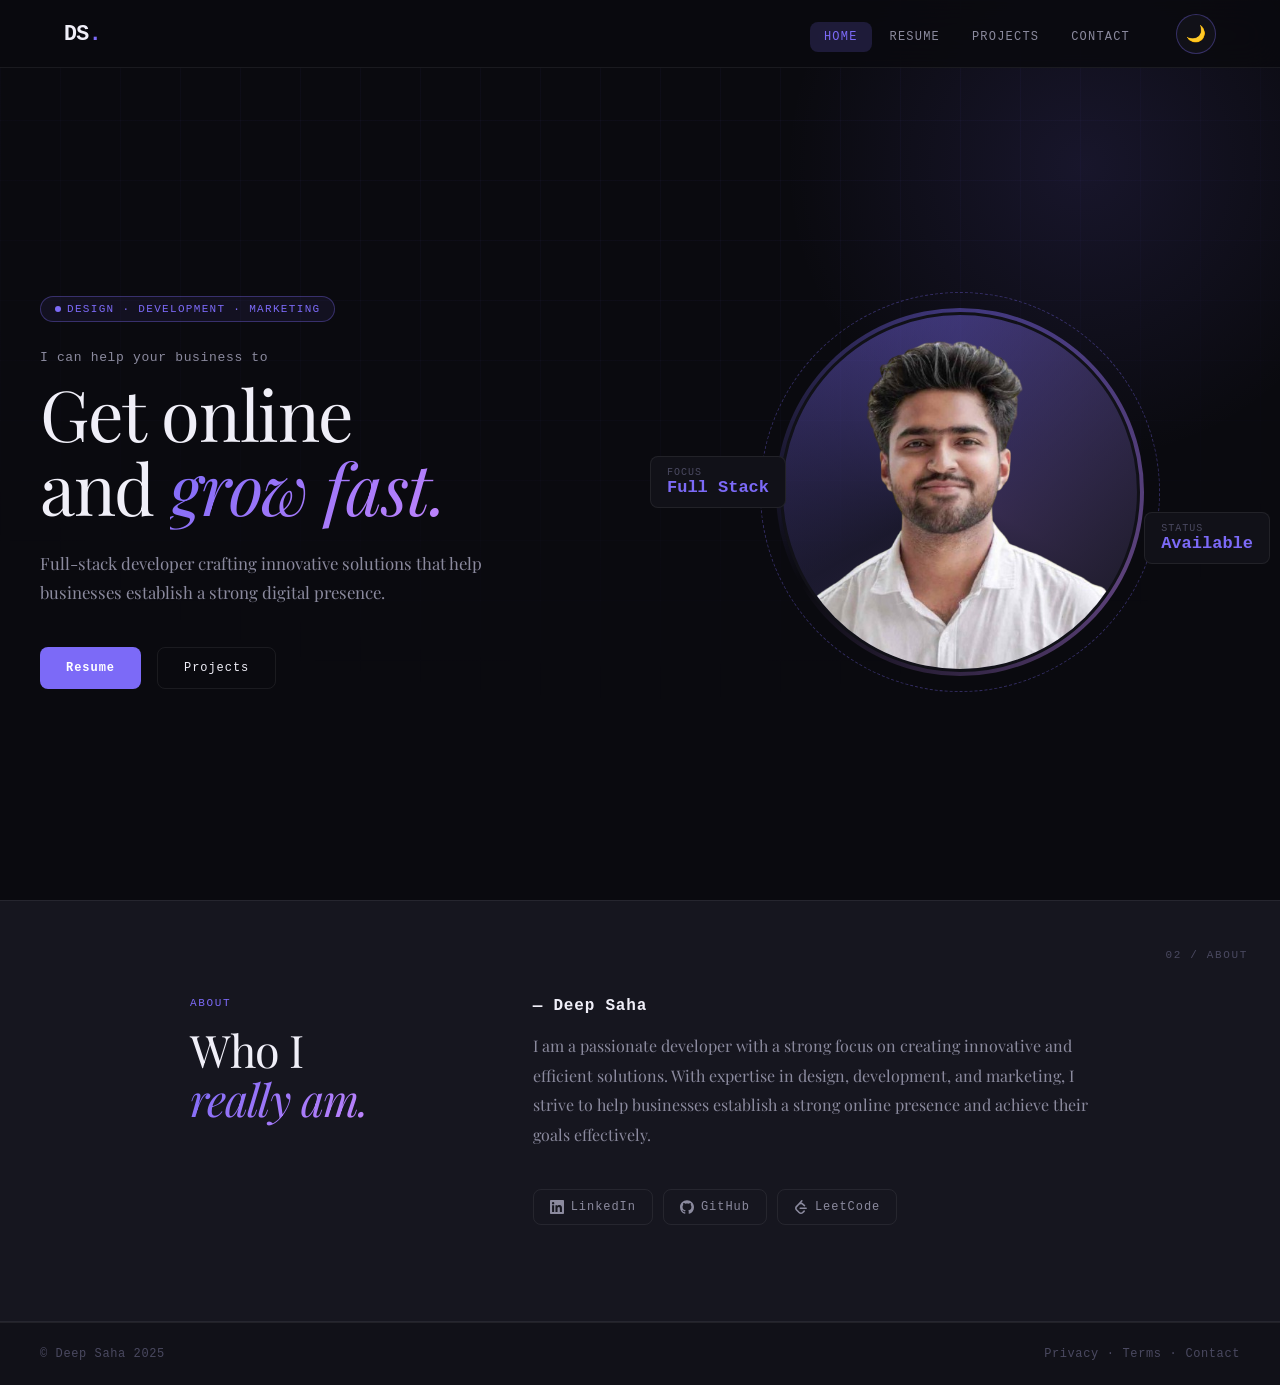
<file: index.html>
<!DOCTYPE html>
<html lang="en">
<head>
  <meta charset="UTF-8" />
  <meta name="viewport" content="width=device-width, initial-scale=1.0"/>
  <title>Deep Saha — Portfolio</title>
  <link rel="stylesheet" href="css/style.css" />
</head>
<body id="pf-root">

  <!-- NAV -->
  <nav class="navbar" id="navbar">
    <div class="nav-inner">
      <a class="nav-brand" href="index.html">DS<span class="brand-dot">.</span></a>
      <button class="nav-toggle" id="navToggle" aria-label="Toggle menu">
        <span></span><span></span><span></span>
      </button>
      <ul class="nav-links" id="navLinks">
        <li><a href="index.html" class="active">Home</a></li>
        <li><a href="resume.html">Resume</a></li>
        <li><a href="projects.html">Projects</a></li>
        <li><a href="contact.html">Contact</a></li>
      </ul>
      <button class="theme-toggle" id="themeToggle" aria-label="Toggle theme">
        <span class="icon-moon">🌙</span>
        <span class="icon-sun">☀️</span>
      </button>
    </div>
  </nav>

  <!-- HERO -->
  <section class="hero">
    <div class="hero-grid">
      <!-- Left content -->
      <div class="hero-content">
        <div class="badge reveal">Design · Development · Marketing</div>
        <p class="eyebrow reveal">I can help your business to</p>
        <h1 class="hero-title reveal">
          Get online<br>and <em>grow fast.</em>
        </h1>
        <p class="hero-sub reveal">
          Full-stack developer crafting innovative solutions that help businesses establish a strong digital presence.
        </p>
        <div class="hero-btns reveal">
          <a href="resume.html" class="btn-primary">Resume</a>
          <a href="projects.html" class="btn-outline">Projects</a>
        </div>
      </div>

      <!-- Right — profile -->
      <div class="profile-frame reveal">
        <div class="profile-ring">
          <div class="profile-img-wrap">
            <img src="images/profile2.png" alt="Deep Saha" onerror="this.style.display='none'; this.parentElement.style.background='linear-gradient(135deg,#7c6af7,#c084fc)'"/>
          </div>
        </div>
        <div class="stat-card stat-left">
          <div class="stat-label">Focus</div>
          <div class="stat-val">Full Stack</div>
        </div>
        <div class="stat-card stat-right">
          <div class="stat-label">Status</div>
          <div class="stat-val">Available</div>
        </div>
      </div>
    </div>
  </section>

  <!-- ABOUT -->
  <section class="about">
    <div class="about-inner">
      <div class="about-left reveal">
        <p class="section-label">About</p>
        <h2 class="about-heading">Who I<br><em>really am.</em></h2>
      </div>
      <div class="about-right reveal">
        <p class="about-name">— Deep Saha</p>
        <p class="about-text">
          I am a passionate developer with a strong focus on creating innovative and efficient solutions. With expertise in design, development, and marketing, I strive to help businesses establish a strong online presence and achieve their goals effectively.
        </p>
        <div class="social-links">
          <a class="social-link" href="https://www.linkedin.com/in/deep-saha-07575b284/" target="_blank">
            <svg viewBox="0 0 24 24"><path d="M20.447 20.452h-3.554v-5.569c0-1.328-.027-3.037-1.852-3.037-1.853 0-2.136 1.445-2.136 2.939v5.667H9.351V9h3.414v1.561h.046c.477-.9 1.637-1.85 3.37-1.85 3.601 0 4.267 2.37 4.267 5.455v6.286zM5.337 7.433a2.062 2.062 0 0 1-2.063-2.065 2.064 2.064 0 1 1 2.063 2.065zm1.782 13.019H3.555V9h3.564v11.452zM22.225 0H1.771C.792 0 0 .774 0 1.729v20.542C0 23.227.792 24 1.771 24h20.451C23.2 24 24 23.227 24 22.271V1.729C24 .774 23.2 0 22.222 0h.003z"/></svg>
            LinkedIn
          </a>
          <a class="social-link" href="https://github.com/Deep-Saha1925" target="_blank">
            <svg viewBox="0 0 24 24"><path d="M12 .297c-6.63 0-12 5.373-12 12 0 5.303 3.438 9.8 8.205 11.385.6.113.82-.258.82-.577 0-.285-.01-1.04-.015-2.04-3.338.724-4.042-1.61-4.042-1.61C4.422 18.07 3.633 17.7 3.633 17.7c-1.087-.744.084-.729.084-.729 1.205.084 1.838 1.236 1.838 1.236 1.07 1.835 2.809 1.305 3.495.998.108-.776.417-1.305.76-1.605-2.665-.3-5.466-1.332-5.466-5.93 0-1.31.465-2.38 1.235-3.22-.135-.303-.54-1.523.105-3.176 0 0 1.005-.322 3.3 1.23.96-.267 1.98-.399 3-.405 1.02.006 2.04.138 3 .405 2.28-1.552 3.285-1.23 3.285-1.23.645 1.653.24 2.873.12 3.176.765.84 1.23 1.91 1.23 3.22 0 4.61-2.805 5.625-5.475 5.92.42.36.81 1.096.81 2.22 0 1.606-.015 2.896-.015 3.286 0 .315.21.69.825.57C20.565 22.092 24 17.592 24 12.297c0-6.627-5.373-12-12-12"/></svg>
            GitHub
          </a>
          <a class="social-link" href="https://leetcode.com/u/Deep_Saha1925/" target="_blank">
            <svg viewBox="0 0 24 24"><path d="M13.483 0a1.374 1.374 0 0 0-.961.438L7.116 6.226l-3.854 4.126a5.266 5.266 0 0 0-1.209 2.104 5.35 5.35 0 0 0-.125.513 5.527 5.527 0 0 0 .062 2.362 5.83 5.83 0 0 0 .349 1.017 5.938 5.938 0 0 0 1.271 1.818l4.277 4.193.039.038c2.248 2.165 5.852 2.133 8.063-.074l2.396-2.392c.54-.54.54-1.414.003-1.955a1.378 1.378 0 0 0-1.951-.003l-2.396 2.392a3.021 3.021 0 0 1-4.205.038l-.02-.019-4.276-4.193c-.652-.64-.972-1.469-.948-2.263a2.68 2.68 0 0 1 .066-.523 2.545 2.545 0 0 1 .619-1.164L9.13 8.114c1.058-1.134 3.204-1.27 4.43-.278l3.501 2.831c.593.48 1.461.387 1.94-.207a1.384 1.384 0 0 0-.207-1.943l-3.5-2.831c-.8-.647-1.766-1.045-2.774-1.202l2.015-2.158A1.384 1.384 0 0 0 13.483 0zm-2.866 12.815a1.38 1.38 0 0 0-1.38 1.382 1.38 1.38 0 0 0 1.38 1.382H20.79a1.38 1.38 0 0 0 1.38-1.382 1.38 1.38 0 0 0-1.38-1.382z"/></svg>
            LeetCode
          </a>
        </div>
      </div>
    </div>
  </section>

  <!-- FOOTER -->
  <footer class="footer">
    <div class="footer-inner">
      <span>© Deep Saha 2025</span>
      <div class="footer-links">
        <a href="#">Privacy</a>
        <span>·</span>
        <a href="#">Terms</a>
        <span>·</span>
        <a href="contact.html">Contact</a>
      </div>
    </div>
  </footer>

  <script src="js/main.js"></script>
</body>
</html>
</file>
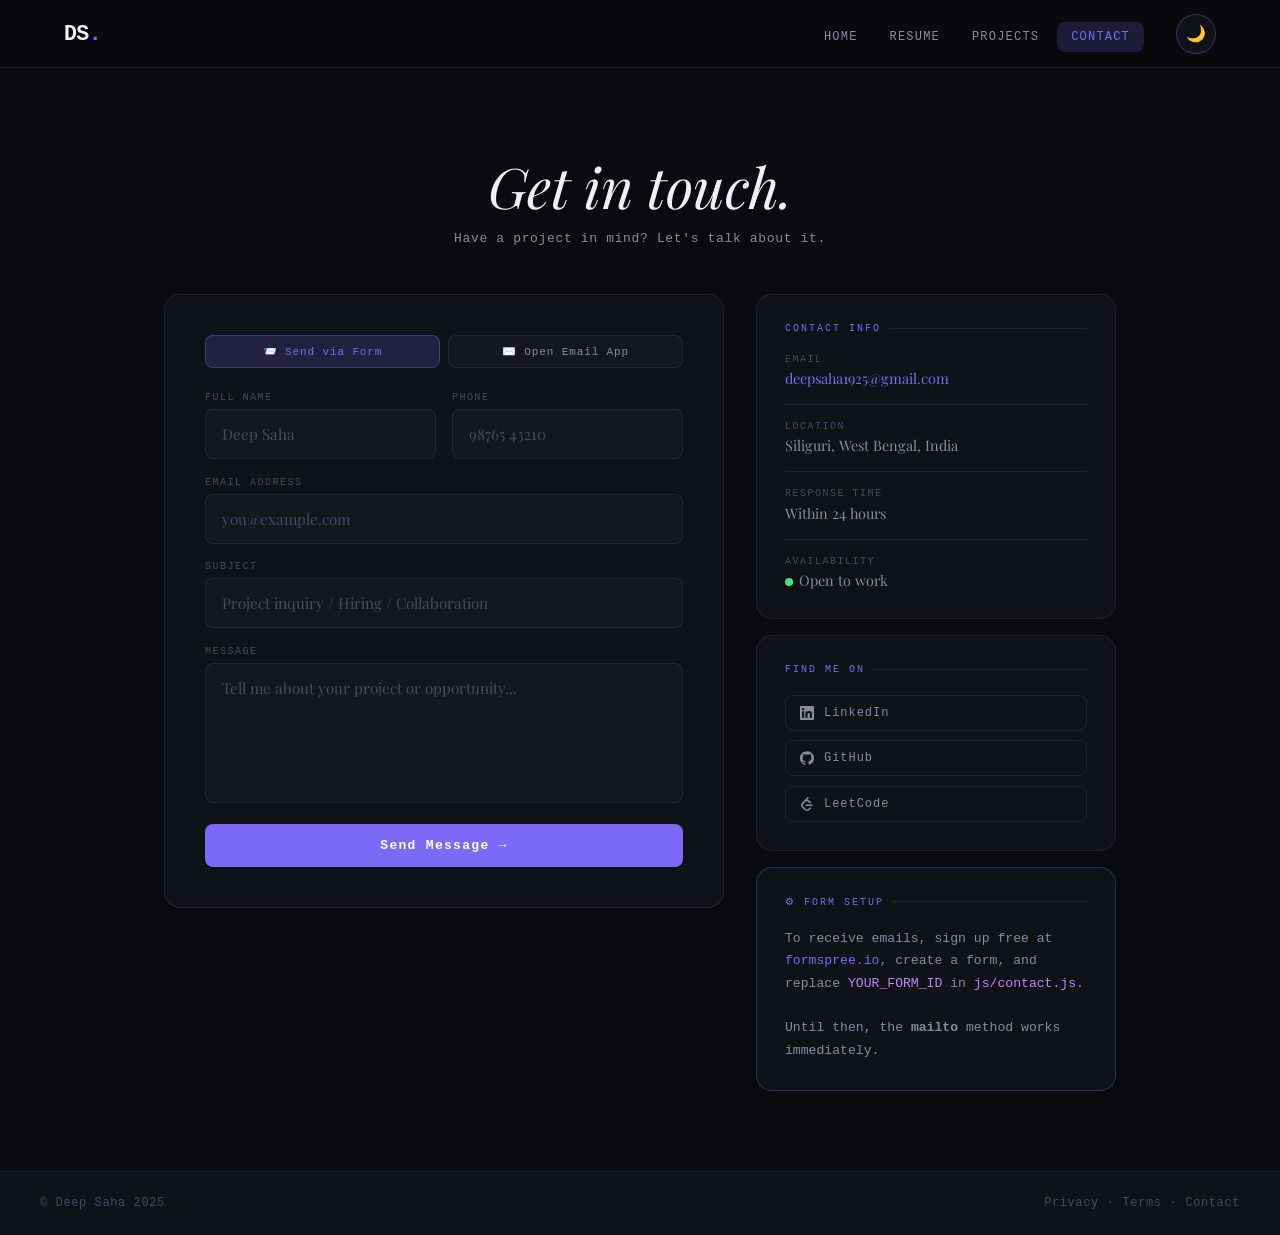
<file: contact.html>
<!DOCTYPE html>
<html lang="en">
<head>
  <meta charset="UTF-8" />
  <meta name="viewport" content="width=device-width, initial-scale=1.0"/>
  <title>Contact — Deep Saha</title>
  <link rel="stylesheet" href="css/style.css" />
  <style>
    /* ── CONTACT PAGE EXTRAS ── */
    .ct-layout {
      display: grid;
      grid-template-columns: 1fr 360px;
      gap: 2rem;
      align-items: start;
    }

    /* Left — form card */
    .ct-form-side {}

    /* Right — info panel */
    .ct-info-side {
      display: flex;
      flex-direction: column;
      gap: 1rem;
    }

    .ct-info-card {
      background: var(--bg-card);
      border: 1px solid var(--border);
      border-radius: var(--radius);
      padding: 1.75rem;
    }

    .ct-info-card-title {
      font-family: var(--font-mono);
      font-size: 10px;
      letter-spacing: 0.2em;
      text-transform: uppercase;
      color: var(--accent);
      margin-bottom: 1.25rem;
      display: flex;
      align-items: center;
      gap: 0.5rem;
    }
    .ct-info-card-title::after {
      content: '';
      flex: 1;
      height: 1px;
      background: var(--border);
    }

    .ct-detail-row {
      display: flex;
      flex-direction: column;
      gap: 0.2rem;
      margin-bottom: 1rem;
      padding-bottom: 1rem;
      border-bottom: 1px solid var(--border);
    }
    .ct-detail-row:last-child {
      margin-bottom: 0;
      padding-bottom: 0;
      border-bottom: none;
    }
    .ct-detail-label {
      font-family: var(--font-mono);
      font-size: 10px;
      letter-spacing: 0.15em;
      text-transform: uppercase;
      color: var(--text-dim);
    }
    .ct-detail-value {
      font-size: 0.9rem;
      color: var(--text-muted);
    }
    .ct-detail-value a {
      color: var(--accent);
      transition: opacity 0.2s;
    }
    .ct-detail-value a:hover { opacity: 0.75; }

    .available-dot {
      display: inline-block;
      width: 8px; height: 8px;
      border-radius: 50%;
      background: #4ade80;
      margin-right: 6px;
      animation: availPulse 2s ease-in-out infinite;
    }
    @keyframes availPulse {
      0%,100% { box-shadow: 0 0 0 0 rgba(74,222,128,0.4); }
      50%      { box-shadow: 0 0 0 5px rgba(74,222,128,0); }
    }

    /* Social links inside info card */
    .ct-social-row {
      display: flex;
      flex-direction: column;
      gap: 0.6rem;
    }
    .ct-social-btn {
      display: flex;
      align-items: center;
      gap: 10px;
      padding: 10px 14px;
      border: 1px solid var(--border);
      border-radius: var(--radius-sm);
      color: var(--text-muted);
      font-family: var(--font-mono);
      font-size: 12px;
      letter-spacing: 0.08em;
      text-decoration: none;
      transition: border-color 0.2s, color 0.2s, background 0.2s, transform 0.2s;
    }
    .ct-social-btn:hover {
      border-color: var(--border-acc);
      color: var(--accent);
      background: var(--accent-glow);
      transform: translateX(3px);
    }
    .ct-social-btn svg {
      width: 14px; height: 14px;
      fill: currentColor;
      flex-shrink: 0;
    }
    .ct-social-btn .arrow {
      margin-left: auto;
      opacity: 0;
      transition: opacity 0.2s, transform 0.2s;
    }
    .ct-social-btn:hover .arrow {
      opacity: 1;
      transform: translateX(3px);
    }

    /* Form field labels */
    .ct-field {
      margin-bottom: 1.1rem;
    }
    .ct-label {
      display: block;
      font-family: var(--font-mono);
      font-size: 10px;
      letter-spacing: 0.15em;
      text-transform: uppercase;
      color: var(--text-dim);
      margin-bottom: 6px;
    }
    .ct-input { margin-bottom: 0; }

    /* Two-col row for name + email */
    .ct-row-2 {
      display: grid;
      grid-template-columns: 1fr 1fr;
      gap: 1rem;
      margin-bottom: 1.1rem;
    }
    .ct-row-2 .ct-field { margin-bottom: 0; }

    /* Method selector */
    .ct-method-group {
      display: flex;
      gap: 0.5rem;
      margin-bottom: 1.5rem;
    }
    .ct-method-btn {
      flex: 1;
      padding: 9px 12px;
      background: var(--bg-subtle);
      border: 1px solid var(--border);
      border-radius: var(--radius-sm);
      color: var(--text-muted);
      font-family: var(--font-mono);
      font-size: 11px;
      letter-spacing: 0.08em;
      cursor: pointer;
      text-align: center;
      transition: all 0.2s;
    }
    .ct-method-btn.active,
    .ct-method-btn:hover {
      border-color: var(--border-acc);
      color: var(--accent);
      background: var(--accent-glow);
    }

    /* Success state */
    .ct-success-screen {
      display: none;
      text-align: center;
      padding: 2.5rem 1rem;
      flex-direction: column;
      align-items: center;
      gap: 1rem;
    }
    .ct-success-screen.show { display: flex; }

    .ct-success-icon {
      width: 60px; height: 60px;
      border-radius: 50%;
      background: rgba(74,222,128,0.12);
      border: 1px solid rgba(74,222,128,0.3);
      display: flex; align-items: center; justify-content: center;
      font-size: 1.5rem;
      animation: popIn 0.4s cubic-bezier(0.34,1.56,0.64,1) both;
    }
    @keyframes popIn {
      from { transform: scale(0); opacity: 0; }
      to   { transform: scale(1); opacity: 1; }
    }
    .ct-success-title {
      font-family: var(--font-serif);
      font-size: 1.4rem;
      font-style: italic;
      color: var(--text);
    }
    .ct-success-sub {
      font-family: var(--font-mono);
      font-size: 12px;
      letter-spacing: 0.05em;
      color: var(--text-muted);
    }
    .ct-send-again {
      font-family: var(--font-mono);
      font-size: 11px;
      letter-spacing: 0.1em;
      color: var(--accent);
      background: none;
      border: none;
      cursor: pointer;
      text-decoration: underline;
      margin-top: 0.5rem;
    }

    /* Error shake */
    @keyframes shake {
      0%,100% { transform: translateX(0); }
      20%,60%  { transform: translateX(-6px); }
      40%,80%  { transform: translateX(6px); }
    }
    .shake { animation: shake 0.4s ease; }

    /* Responsive */
    @media (max-width: 860px) {
      .ct-layout {
        grid-template-columns: 1fr;
      }
      .ct-info-side {
        flex-direction: row;
        flex-wrap: wrap;
      }
      .ct-info-card { flex: 1 1 260px; }
    }
    @media (max-width: 560px) {
      .ct-row-2 { grid-template-columns: 1fr; }
      .ct-info-side { flex-direction: column; }
    }
  </style>
</head>
<body id="pf-root">

  <nav class="navbar" id="navbar">
    <div class="nav-inner">
      <a class="nav-brand" href="index.html">DS<span class="brand-dot">.</span></a>
      <button class="nav-toggle" id="navToggle" aria-label="Toggle menu">
        <span></span><span></span><span></span>
      </button>
      <ul class="nav-links" id="navLinks">
        <li><a href="index.html">Home</a></li>
        <li><a href="resume.html">Resume</a></li>
        <li><a href="projects.html">Projects</a></li>
        <li><a href="contact.html" class="active">Contact</a></li>
      </ul>
      <button class="theme-toggle" id="themeToggle" aria-label="Toggle theme">
        <span class="icon-moon">🌙</span>
        <span class="icon-sun">☀️</span>
      </button>
    </div>
  </nav>

  <main class="ct-wrap" style="max-width:1000px;">

    <!-- Header -->
    <div class="ct-header reveal">
      <h1 class="ct-title">Get in touch.</h1>
      <p class="ct-sub">Have a project in mind? Let's talk about it.</p>
    </div>

    <!-- Two-column layout -->
    <div class="ct-layout">

      <!-- LEFT: Form -->
      <div class="ct-form-side reveal">
        <div class="ct-card">

          <!-- Method toggle -->
          <div class="ct-method-group" id="methodGroup">
            <button class="ct-method-btn active" data-method="formspree">📨 Send via Form</button>
            <button class="ct-method-btn" data-method="mailto">✉️ Open Email App</button>
          </div>

          <!-- Form itself -->
          <form id="contactForm" novalidate>
            <div class="ct-row-2">
              <div class="ct-field">
                <label class="ct-label" for="name">Full Name</label>
                <input class="ct-input" id="name" type="text" placeholder="Deep Saha" required />
              </div>
              <div class="ct-field">
                <label class="ct-label" for="phone">Phone</label>
                <input class="ct-input" id="phone" type="tel" placeholder="98765 43210" required />
              </div>
            </div>

            <div class="ct-field">
              <label class="ct-label" for="email">Email Address</label>
              <input class="ct-input" id="email" type="email" placeholder="you@example.com" required />
            </div>

            <div class="ct-field">
              <label class="ct-label" for="subject">Subject</label>
              <input class="ct-input" id="subject" type="text" placeholder="Project inquiry / Hiring / Collaboration" />
            </div>

            <div class="ct-field">
              <label class="ct-label" for="message">Message</label>
              <textarea class="ct-input ct-textarea" id="message" placeholder="Tell me about your project or opportunity..." required></textarea>
            </div>

            <button class="btn-primary ct-btn" id="submitBtn" type="submit">
              <span id="btnText">Send Message →</span>
            </button>

            <div class="ct-msg ct-error" id="errorMsg"></div>
          </form>

          <!-- Success screen (replaces form) -->
          <div class="ct-success-screen" id="successScreen">
            <div class="ct-success-icon">✓</div>
            <div class="ct-success-title">Message sent!</div>
            <p class="ct-success-sub">Thanks for reaching out. I'll get back to you within 24 hours.</p>
            <button class="ct-send-again" id="sendAgainBtn">Send another message</button>
          </div>

        </div>
      </div>

      <!-- RIGHT: Info -->
      <div class="ct-info-side">

        <!-- Contact details -->
        <div class="ct-info-card reveal">
          <div class="ct-info-card-title">Contact Info</div>

          <div class="ct-detail-row">
            <span class="ct-detail-label">Email</span>
            <span class="ct-detail-value">
              <a href="mailto:deepsaha1925@gmail.com">deepsaha1925@gmail.com</a>
            </span>
          </div>

          <div class="ct-detail-row">
            <span class="ct-detail-label">Location</span>
            <span class="ct-detail-value">Siliguri, West Bengal, India</span>
          </div>

          <div class="ct-detail-row">
            <span class="ct-detail-label">Response Time</span>
            <span class="ct-detail-value">Within 24 hours</span>
          </div>

          <div class="ct-detail-row">
            <span class="ct-detail-label">Availability</span>
            <span class="ct-detail-value">
              <span class="available-dot"></span>Open to work
            </span>
          </div>
        </div>

        <!-- Social links -->
        <div class="ct-info-card reveal">
          <div class="ct-info-card-title">Find me on</div>
          <div class="ct-social-row">
            <a class="ct-social-btn" href="https://www.linkedin.com/in/deep-saha-07575b284/" target="_blank">
              <svg viewBox="0 0 24 24"><path d="M20.447 20.452h-3.554v-5.569c0-1.328-.027-3.037-1.852-3.037-1.853 0-2.136 1.445-2.136 2.939v5.667H9.351V9h3.414v1.561h.046c.477-.9 1.637-1.85 3.37-1.85 3.601 0 4.267 2.37 4.267 5.455v6.286zM5.337 7.433a2.062 2.062 0 0 1-2.063-2.065 2.064 2.064 0 1 1 2.063 2.065zm1.782 13.019H3.555V9h3.564v11.452zM22.225 0H1.771C.792 0 0 .774 0 1.729v20.542C0 23.227.792 24 1.771 24h20.451C23.2 24 24 23.227 24 22.271V1.729C24 .774 23.2 0 22.222 0h.003z"/></svg>
              LinkedIn
              <span class="arrow">→</span>
            </a>
            <a class="ct-social-btn" href="https://github.com/Deep-Saha1925" target="_blank">
              <svg viewBox="0 0 24 24"><path d="M12 .297c-6.63 0-12 5.373-12 12 0 5.303 3.438 9.8 8.205 11.385.6.113.82-.258.82-.577 0-.285-.01-1.04-.015-2.04-3.338.724-4.042-1.61-4.042-1.61C4.422 18.07 3.633 17.7 3.633 17.7c-1.087-.744.084-.729.084-.729 1.205.084 1.838 1.236 1.838 1.236 1.07 1.835 2.809 1.305 3.495.998.108-.776.417-1.305.76-1.605-2.665-.3-5.466-1.332-5.466-5.93 0-1.31.465-2.38 1.235-3.22-.135-.303-.54-1.523.105-3.176 0 0 1.005-.322 3.3 1.23.96-.267 1.98-.399 3-.405 1.02.006 2.04.138 3 .405 2.28-1.552 3.285-1.23 3.285-1.23.645 1.653.24 2.873.12 3.176.765.84 1.23 1.91 1.23 3.22 0 4.61-2.805 5.625-5.475 5.92.42.36.81 1.096.81 2.22 0 1.606-.015 2.896-.015 3.286 0 .315.21.69.825.57C20.565 22.092 24 17.592 24 12.297c0-6.627-5.373-12-12-12"/></svg>
              GitHub
              <span class="arrow">→</span>
            </a>
            <a class="ct-social-btn" href="https://leetcode.com/u/Deep_Saha1925/" target="_blank">
              <svg viewBox="0 0 24 24"><path d="M13.483 0a1.374 1.374 0 0 0-.961.438L7.116 6.226l-3.854 4.126a5.266 5.266 0 0 0-1.209 2.104 5.35 5.35 0 0 0-.125.513 5.527 5.527 0 0 0 .062 2.362 5.83 5.83 0 0 0 .349 1.017 5.938 5.938 0 0 0 1.271 1.818l4.277 4.193.039.038c2.248 2.165 5.852 2.133 8.063-.074l2.396-2.392c.54-.54.54-1.414.003-1.955a1.378 1.378 0 0 0-1.951-.003l-2.396 2.392a3.021 3.021 0 0 1-4.205.038l-.02-.019-4.276-4.193c-.652-.64-.972-1.469-.948-2.263a2.68 2.68 0 0 1 .066-.523 2.545 2.545 0 0 1 .619-1.164L9.13 8.114c1.058-1.134 3.204-1.27 4.43-.278l3.501 2.831c.593.48 1.461.387 1.94-.207a1.384 1.384 0 0 0-.207-1.943l-3.5-2.831c-.8-.647-1.766-1.045-2.774-1.202l2.015-2.158A1.384 1.384 0 0 0 13.483 0zm-2.866 12.815a1.38 1.38 0 0 0-1.38 1.382 1.38 1.38 0 0 0 1.38 1.382H20.79a1.38 1.38 0 0 0 1.38-1.382 1.38 1.38 0 0 0-1.38-1.382z"/></svg>
              LeetCode
              <span class="arrow">→</span>
            </a>
          </div>
        </div>

        <!-- Formspree setup note (shown only in dev; hidden via JS once configured) -->
        <div class="ct-info-card reveal" id="setupNote" style="border-color: rgba(124,106,247,0.3);">
          <div class="ct-info-card-title">⚙ Form Setup</div>
          <p style="font-size:0.82rem; color:var(--text-muted); line-height:1.7; font-family:var(--font-mono);">
            To receive emails, sign up free at
            <a href="https://formspree.io" target="_blank" style="color:var(--accent);">formspree.io</a>,
            create a form, and replace <code style="color:var(--accent-2)">YOUR_FORM_ID</code>
            in <code style="color:var(--accent-2)">js/contact.js</code>.<br><br>
            Until then, the <strong>mailto</strong> method works immediately.
          </p>
        </div>

      </div>
    </div>
  </main>

  <footer class="footer">
    <div class="footer-inner">
      <span>© Deep Saha 2025</span>
      <div class="footer-links">
        <a href="#">Privacy</a><span>·</span>
        <a href="#">Terms</a><span>·</span>
        <a href="contact.html">Contact</a>
      </div>
    </div>
  </footer>

  <script src="js/main.js"></script>
  <script src="js/contact.js"></script>
</body>
</html>
</file>
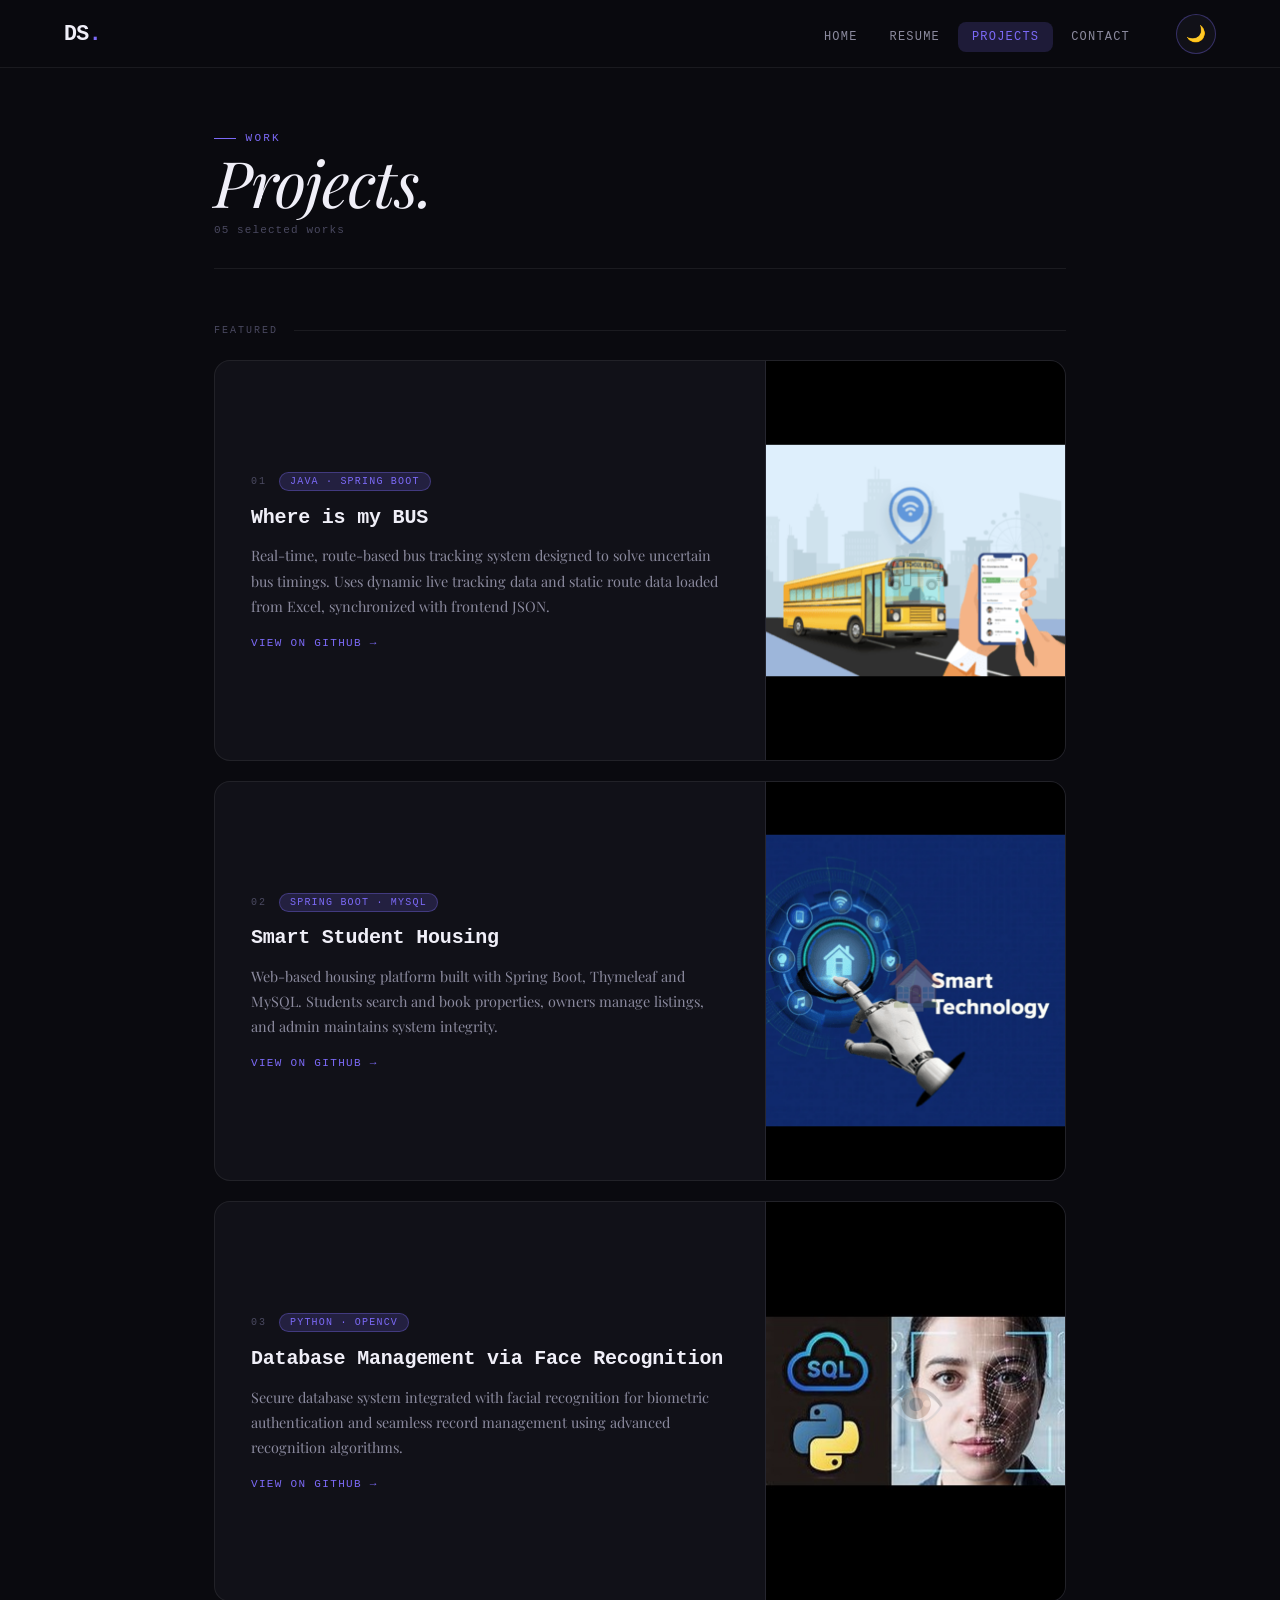
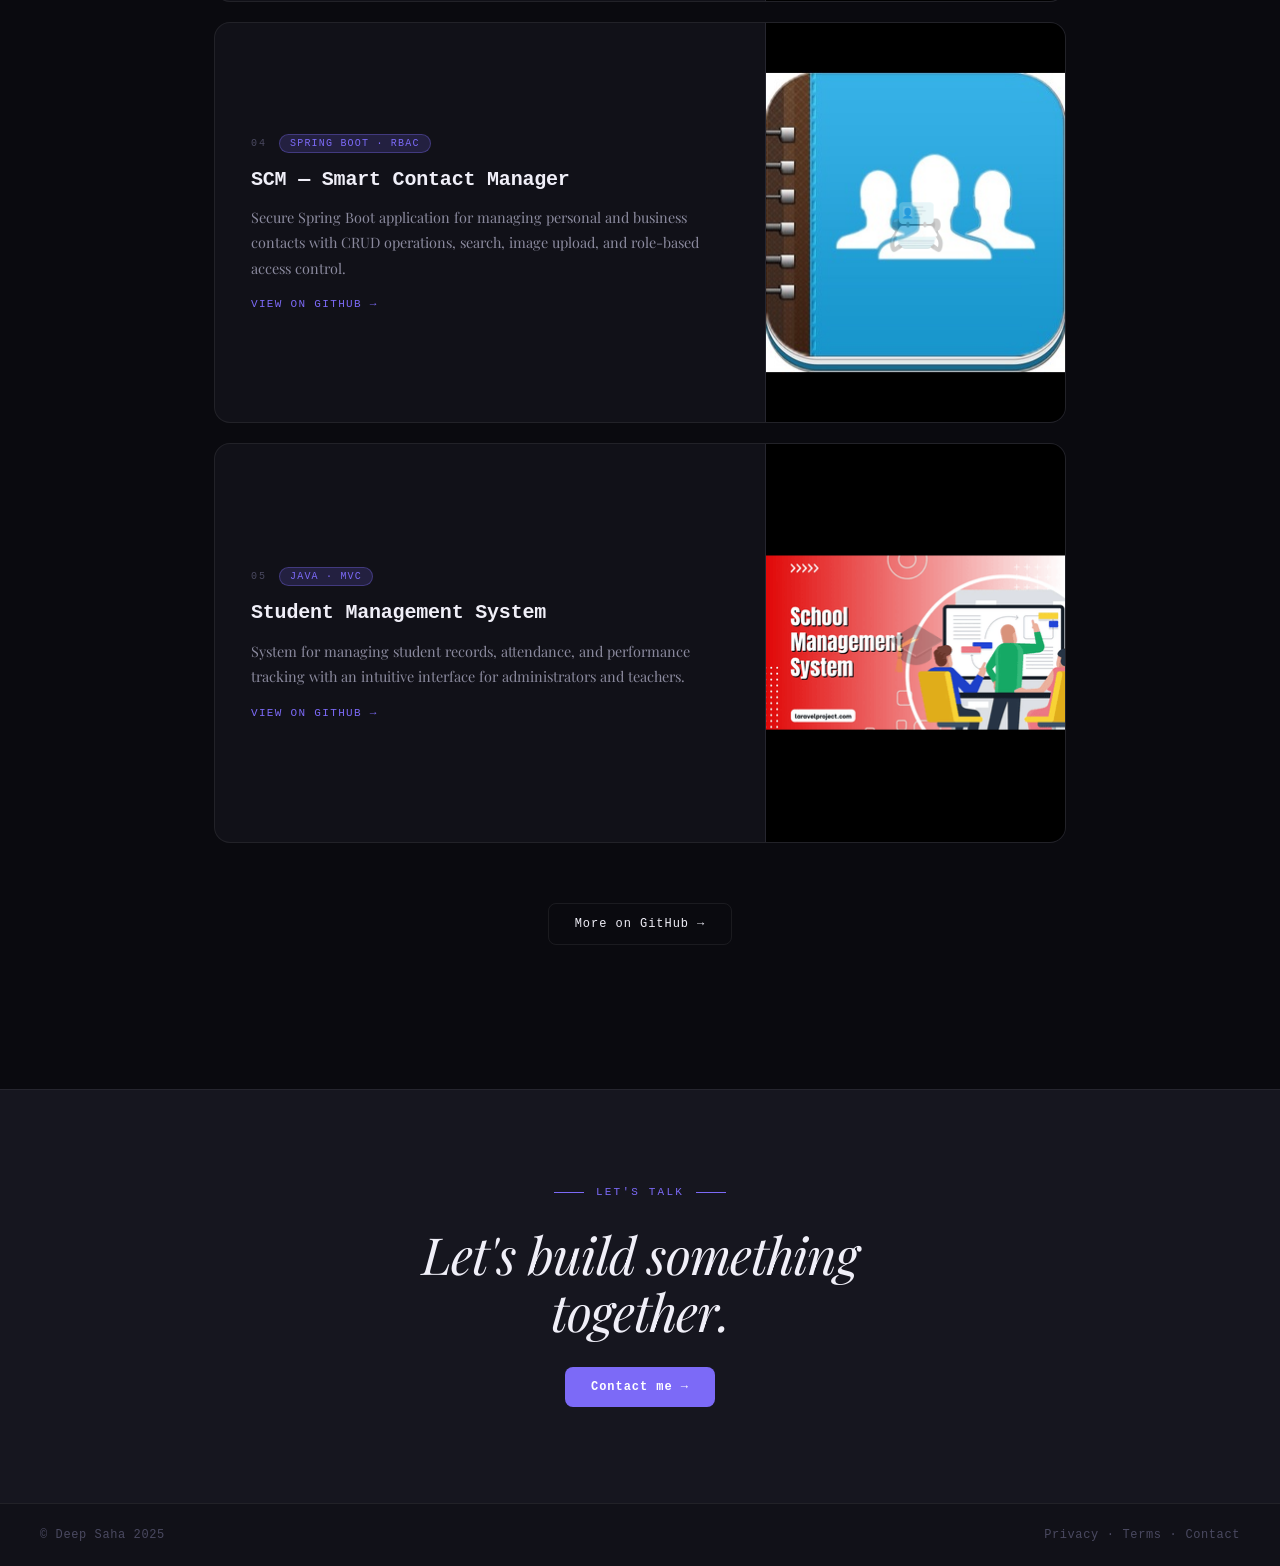
<file: projects.html>
<!DOCTYPE html>
<html lang="en">
<head>
  <meta charset="UTF-8" />
  <meta name="viewport" content="width=device-width, initial-scale=1.0"/>
  <title>Projects — Deep Saha</title>
  <link rel="stylesheet" href="css/style.css" />
</head>
<body id="pf-root">

  <nav class="navbar" id="navbar">
    <div class="nav-inner">
      <a class="nav-brand" href="index.html">DS<span class="brand-dot">.</span></a>
      <button class="nav-toggle" id="navToggle" aria-label="Toggle menu">
        <span></span><span></span><span></span>
      </button>
      <ul class="nav-links" id="navLinks">
        <li><a href="index.html">Home</a></li>
        <li><a href="resume.html">Resume</a></li>
        <li><a href="projects.html" class="active">Projects</a></li>
        <li><a href="contact.html">Contact</a></li>
      </ul>
      <button class="theme-toggle" id="themeToggle" aria-label="Toggle theme">
        <span class="icon-moon">🌙</span>
        <span class="icon-sun">☀️</span>
      </button>
    </div>
  </nav>

  <main class="pj-wrap">

    <div class="page-header reveal">
      <div>
        <div class="page-label">Work</div>
        <h1 class="page-title">Projects.</h1>
        <div class="page-count">05 selected works</div>
      </div>
    </div>

    <div class="pj-rule reveal">
      <span class="rule-text">Featured</span>
      <div class="rule-line"></div>
    </div>

    <!-- Project 1 -->
    <a class="pj-card reveal" href="https://github.com/Deep-Saha1925/Where-is-my-Bus" target="_blank">
      <div class="pj-body">
        <div class="pj-meta">
          <span class="pj-num">01</span>
          <span class="pj-tag">Java · Spring Boot</span>
        </div>
        <div class="pj-title">Where is my BUS</div>
        <p class="pj-desc">Real-time, route-based bus tracking system designed to solve uncertain bus timings. Uses dynamic live tracking data and static route data loaded from Excel, synchronized with frontend JSON.</p>
        <span class="pj-link">View on GitHub →</span>
      </div>
      <div class="pj-img">
        <img src="images/Bus_tracking.png" alt="Bus Tracking" onerror="this.style.display='none'"/>
        <div class="pj-img-placeholder">🚌</div>
      </div>
    </a>

    <!-- Project 2 -->
    <a class="pj-card reveal" href="https://github.com/Deep-Saha1925/STUDENT-HOUSING" target="_blank">
      <div class="pj-body">
        <div class="pj-meta">
          <span class="pj-num">02</span>
          <span class="pj-tag">Spring Boot · MySQL</span>
        </div>
        <div class="pj-title">Smart Student Housing</div>
        <p class="pj-desc">Web-based housing platform built with Spring Boot, Thymeleaf and MySQL. Students search and book properties, owners manage listings, and admin maintains system integrity.</p>
        <span class="pj-link">View on GitHub →</span>
      </div>
      <div class="pj-img">
        <img src="images/Smart_Housing.png" alt="Student Housing" onerror="this.style.display='none'"/>
        <div class="pj-img-placeholder">🏠</div>
      </div>
    </a>

    <!-- Project 3 -->
    <a class="pj-card reveal" href="https://github.com/Deep-Saha1925/SmartFace-Attendance" target="_blank">
      <div class="pj-body">
        <div class="pj-meta">
          <span class="pj-num">03</span>
          <span class="pj-tag">Python · OpenCV</span>
        </div>
        <div class="pj-title">Database Management via Face Recognition</div>
        <p class="pj-desc">Secure database system integrated with facial recognition for biometric authentication and seamless record management using advanced recognition algorithms.</p>
        <span class="pj-link">View on GitHub →</span>
      </div>
      <div class="pj-img">
        <img src="images/p1.jpg" alt="Face Recognition" onerror="this.style.display='none'"/>
        <div class="pj-img-placeholder">👁️</div>
      </div>
    </a>

    <!-- Project 4 -->
    <a class="pj-card reveal" href="https://github.com/Deep-Saha1925/Smart-Contact-Manager" target="_blank">
      <div class="pj-body">
        <div class="pj-meta">
          <span class="pj-num">04</span>
          <span class="pj-tag">Spring Boot · RBAC</span>
        </div>
        <div class="pj-title">SCM — Smart Contact Manager</div>
        <p class="pj-desc">Secure Spring Boot application for managing personal and business contacts with CRUD operations, search, image upload, and role-based access control.</p>
        <span class="pj-link">View on GitHub →</span>
      </div>
      <div class="pj-img">
        <img src="images/p2.jpg" alt="SCM" onerror="this.style.display='none'"/>
        <div class="pj-img-placeholder">📇</div>
      </div>
    </a>

    <!-- Project 5 -->
    <a class="pj-card reveal" href="https://github.com/Deep-Saha1925/Student_Management_System" target="_blank">
      <div class="pj-body">
        <div class="pj-meta">
          <span class="pj-num">05</span>
          <span class="pj-tag">Java · MVC</span>
        </div>
        <div class="pj-title">Student Management System</div>
        <p class="pj-desc">System for managing student records, attendance, and performance tracking with an intuitive interface for administrators and teachers.</p>
        <span class="pj-link">View on GitHub →</span>
      </div>
      <div class="pj-img">
        <img src="images/school-management-system.png" alt="SMS" onerror="this.style.display='none'"/>
        <div class="pj-img-placeholder">🎓</div>
      </div>
    </a>

    <div class="pj-more reveal">
      <a class="btn-outline" href="https://github.com/Deep-Saha1925" target="_blank">More on GitHub →</a>
    </div>

  </main>

  <!-- CTA -->
  <section class="cta reveal">
    <div class="cta-inner">
      <div class="cta-label">Let's talk</div>
      <h2 class="cta-heading">Let's build something<br>together.</h2>
      <a class="btn-primary" href="contact.html">Contact me →</a>
    </div>
  </section>

  <footer class="footer">
    <div class="footer-inner">
      <span>© Deep Saha 2025</span>
      <div class="footer-links">
        <a href="#">Privacy</a><span>·</span>
        <a href="#">Terms</a><span>·</span>
        <a href="contact.html">Contact</a>
      </div>
    </div>
  </footer>

  <script src="js/main.js"></script>
</body>
</html>
</file>
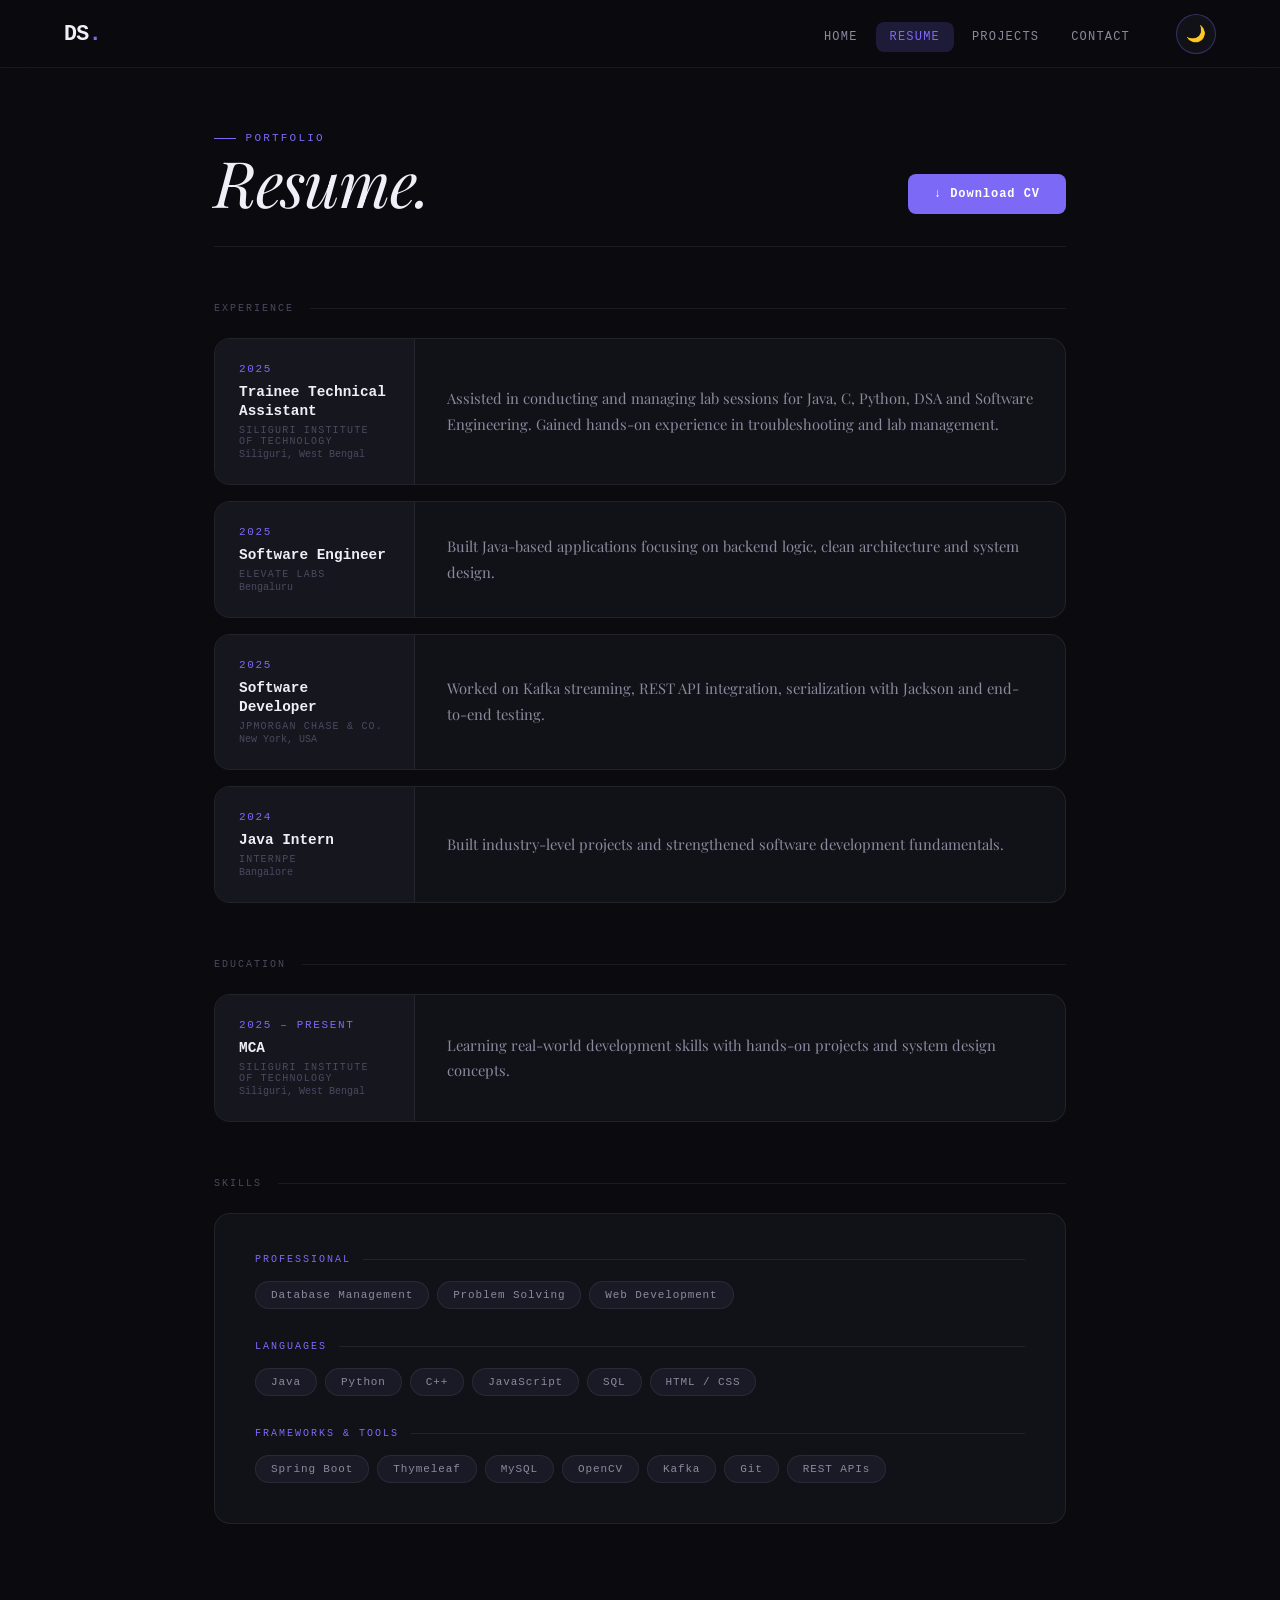
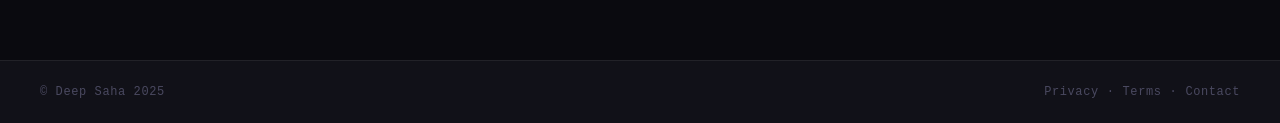
<file: resume.html>
<!DOCTYPE html>
<html lang="en">
<head>
  <meta charset="UTF-8" />
  <meta name="viewport" content="width=device-width, initial-scale=1.0"/>
  <title>Resume — Deep Saha</title>
  <link rel="stylesheet" href="css/style.css" />
</head>
<body id="pf-root">

  <nav class="navbar" id="navbar">
    <div class="nav-inner">
      <a class="nav-brand" href="index.html">DS<span class="brand-dot">.</span></a>
      <button class="nav-toggle" id="navToggle" aria-label="Toggle menu">
        <span></span><span></span><span></span>
      </button>
      <ul class="nav-links" id="navLinks">
        <li><a href="index.html">Home</a></li>
        <li><a href="resume.html" class="active">Resume</a></li>
        <li><a href="projects.html">Projects</a></li>
        <li><a href="contact.html">Contact</a></li>
      </ul>
      <button class="theme-toggle" id="themeToggle" aria-label="Toggle theme">
        <span class="icon-moon">🌙</span>
        <span class="icon-sun">☀️</span>
      </button>
    </div>
  </nav>

  <main class="rs-wrap">

    <div class="page-header reveal">
      <div>
        <div class="page-label">Portfolio</div>
        <h1 class="page-title">Resume.</h1>
      </div>
      <a class="btn-primary" href="https://flowcv.com/resume/slvniwl17bak" target="_blank">
        ↓ Download CV
      </a>
    </div>

    <!-- EXPERIENCE -->
    <section class="rs-section reveal">
      <div class="section-rule">
        <span class="rule-text">Experience</span>
        <div class="rule-line"></div>
      </div>

      <div class="rs-card">
        <div class="rs-sidebar">
          <div class="rs-year">2025</div>
          <div class="rs-role">Trainee Technical Assistant</div>
          <div class="rs-org">Siliguri Institute of Technology</div>
          <div class="rs-loc">Siliguri, West Bengal</div>
        </div>
        <div class="rs-body">
          Assisted in conducting and managing lab sessions for Java, C, Python, DSA and Software Engineering. Gained hands-on experience in troubleshooting and lab management.
        </div>
      </div>

      <div class="rs-card">
        <div class="rs-sidebar">
          <div class="rs-year">2025</div>
          <div class="rs-role">Software Engineer</div>
          <div class="rs-org">Elevate Labs</div>
          <div class="rs-loc">Bengaluru</div>
        </div>
        <div class="rs-body">
          Built Java-based applications focusing on backend logic, clean architecture and system design.
        </div>
      </div>

      <div class="rs-card">
        <div class="rs-sidebar">
          <div class="rs-year">2025</div>
          <div class="rs-role">Software Developer</div>
          <div class="rs-org">JPMorgan Chase &amp; Co.</div>
          <div class="rs-loc">New York, USA</div>
        </div>
        <div class="rs-body">
          Worked on Kafka streaming, REST API integration, serialization with Jackson and end-to-end testing.
        </div>
      </div>

      <div class="rs-card">
        <div class="rs-sidebar">
          <div class="rs-year">2024</div>
          <div class="rs-role">Java Intern</div>
          <div class="rs-org">InternPe</div>
          <div class="rs-loc">Bangalore</div>
        </div>
        <div class="rs-body">
          Built industry-level projects and strengthened software development fundamentals.
        </div>
      </div>
    </section>

    <!-- EDUCATION -->
    <section class="rs-section reveal">
      <div class="section-rule">
        <span class="rule-text">Education</span>
        <div class="rule-line"></div>
      </div>
      <div class="rs-card">
        <div class="rs-sidebar">
          <div class="rs-year">2025 – Present</div>
          <div class="rs-role">MCA</div>
          <div class="rs-org">Siliguri Institute of Technology</div>
          <div class="rs-loc">Siliguri, West Bengal</div>
        </div>
        <div class="rs-body">
          Learning real-world development skills with hands-on projects and system design concepts.
        </div>
      </div>
    </section>

    <!-- SKILLS -->
    <section class="rs-section reveal">
      <div class="section-rule">
        <span class="rule-text">Skills</span>
        <div class="rule-line"></div>
      </div>
      <div class="skills-card">
        <div class="skills-group">
          <div class="skills-group-title">Professional</div>
          <div class="pills">
            <span class="pill">Database Management</span>
            <span class="pill">Problem Solving</span>
            <span class="pill">Web Development</span>
          </div>
        </div>
        <div class="skills-group">
          <div class="skills-group-title">Languages</div>
          <div class="pills">
            <span class="pill">Java</span>
            <span class="pill">Python</span>
            <span class="pill">C++</span>
            <span class="pill">JavaScript</span>
            <span class="pill">SQL</span>
            <span class="pill">HTML / CSS</span>
          </div>
        </div>
        <div class="skills-group">
          <div class="skills-group-title">Frameworks & Tools</div>
          <div class="pills">
            <span class="pill">Spring Boot</span>
            <span class="pill">Thymeleaf</span>
            <span class="pill">MySQL</span>
            <span class="pill">OpenCV</span>
            <span class="pill">Kafka</span>
            <span class="pill">Git</span>
            <span class="pill">REST APIs</span>
          </div>
        </div>
      </div>
    </section>

  </main>

  <footer class="footer">
    <div class="footer-inner">
      <span>© Deep Saha 2025</span>
      <div class="footer-links">
        <a href="#">Privacy</a><span>·</span>
        <a href="#">Terms</a><span>·</span>
        <a href="contact.html">Contact</a>
      </div>
    </div>
  </footer>

  <script src="js/main.js"></script>
</body>
</html>
</file>
<file: css/style.css>
/* =============================================
   DEEP SAHA — PORTFOLIO CSS
   Dark-first, violet/purple accent system
   Georgia serif + Courier New mono
============================================= */

@import url('https://fonts.googleapis.com/css2?family=Playfair+Display:ital,wght@0,400;0,700;1,400;1,700&display=swap');

*, *::before, *::after { box-sizing: border-box; margin: 0; padding: 0; }

/* ── TOKENS ── */
:root {
  --bg:           #0a0a0f;
  --bg-card:      #111118;
  --bg-subtle:    #16161f;
  --bg-pill:      #1a1a26;
  --accent:       #7c6af7;
  --accent-2:     #c084fc;
  --accent-glow:  rgba(124,106,247,0.18);
  --accent-glow2: rgba(124,106,247,0.08);
  --text:         #f0eff8;
  --text-muted:   #8b8a9e;
  --text-dim:     #4a4960;
  --border:       rgba(255,255,255,0.07);
  --border-acc:   rgba(124,106,247,0.35);
  --radius:       16px;
  --radius-sm:    8px;
  --nav-h:        68px;
  --font-serif:   'Playfair Display', 'Georgia', serif;
  --font-mono:    'Courier New', monospace;
}

body[data-theme="light"] {
  --bg:           #f9f8f6;
  --bg-card:      #ffffff;
  --bg-subtle:    #f0eff9;
  --bg-pill:      #ededf5;
  --accent:       #5b4ee0;
  --accent-2:     #9b59c4;
  --accent-glow:  rgba(91,78,224,0.10);
  --accent-glow2: rgba(91,78,224,0.05);
  --text:         #0e0e10;
  --text-muted:   #4a4a58;
  --text-dim:     #9a9aab;
  --border:       rgba(0,0,0,0.09);
  --border-acc:   rgba(91,78,224,0.30);
}

html { scroll-behavior: smooth; }

body {
  background: var(--bg);
  color: var(--text);
  font-family: var(--font-serif);
  min-height: 100vh;
  transition: background 0.3s, color 0.3s;
  overflow-x: hidden;
}

a { color: inherit; text-decoration: none; }
img { max-width: 100%; display: block; }

/* ── SCROLLBAR ── */
::-webkit-scrollbar { width: 6px; }
::-webkit-scrollbar-track { background: var(--bg); }
::-webkit-scrollbar-thumb { background: var(--accent); border-radius: 3px; }

/* =============================================
   NAVBAR
============================================= */
.navbar {
  position: fixed;
  top: 0; left: 0; right: 0;
  z-index: 100;
  height: var(--nav-h);
  background: rgba(10,10,15,0.85);
  backdrop-filter: blur(16px);
  border-bottom: 1px solid var(--border);
  transition: background 0.3s, border-color 0.3s;
}

body[data-theme="light"] .navbar {
  background: rgba(249,248,246,0.88);
}

.nav-inner {
  max-width: 1200px;
  margin: 0 auto;
  padding: 0 1.5rem;
  height: 100%;
  display: flex;
  align-items: center;
  gap: 2rem;
}

.nav-brand {
  font-family: var(--font-mono);
  font-size: 1.35rem;
  font-weight: 700;
  color: var(--text);
  letter-spacing: -0.03em;
  margin-right: auto;
  text-decoration: none;
}
.brand-dot { color: var(--accent); }

.nav-links {
  display: flex;
  list-style: none;
  gap: 0.25rem;
}

.nav-links a {
  font-family: var(--font-mono);
  font-size: 12px;
  letter-spacing: 0.1em;
  text-transform: uppercase;
  color: var(--text-muted);
  padding: 8px 14px;
  border-radius: var(--radius-sm);
  transition: color 0.2s, background 0.2s;
  text-decoration: none;
}

.nav-links a:hover,
.nav-links a.active {
  color: var(--accent);
  background: var(--accent-glow);
}

.theme-toggle {
  width: 40px; height: 40px;
  border-radius: 50%;
  border: 1px solid var(--border-acc);
  background: var(--bg-card);
  cursor: pointer;
  display: flex; align-items: center; justify-content: center;
  font-size: 16px;
  transition: background 0.2s, transform 0.2s;
  flex-shrink: 0;
}
.theme-toggle:hover { transform: scale(1.08); background: var(--accent-glow); }

.icon-sun { display: none; }
body[data-theme="light"] .icon-moon { display: none; }
body[data-theme="light"] .icon-sun  { display: inline; }

/* Hamburger */
.nav-toggle {
  display: none;
  flex-direction: column;
  gap: 5px;
  background: none;
  border: none;
  cursor: pointer;
  padding: 8px;
  margin-left: auto;
}
.nav-toggle span {
  display: block;
  width: 22px; height: 2px;
  background: var(--text);
  border-radius: 2px;
  transition: transform 0.3s, opacity 0.3s;
}
.nav-toggle.open span:nth-child(1) { transform: translateY(7px) rotate(45deg); }
.nav-toggle.open span:nth-child(2) { opacity: 0; }
.nav-toggle.open span:nth-child(3) { transform: translateY(-7px) rotate(-45deg); }

/* =============================================
   SCROLL REVEAL
============================================= */
.reveal {
  opacity: 0;
  transform: translateY(22px);
  transition: opacity 0.65s ease, transform 0.65s ease;
}
.reveal.visible {
  opacity: 1;
  transform: translateY(0);
}

/* =============================================
   HERO
============================================= */
.hero {
  min-height: 100vh;
  padding: calc(var(--nav-h) + 5rem) 2rem 4rem;
  position: relative;
  overflow: hidden;
  background: var(--bg);
  display: flex;
  align-items: center;
}

.hero::before {
  content: '';
  position: absolute; inset: 0;
  background-image:
    linear-gradient(rgba(124,106,247,0.04) 1px, transparent 1px),
    linear-gradient(90deg, rgba(124,106,247,0.04) 1px, transparent 1px);
  background-size: 60px 60px;
  mask-image: radial-gradient(ellipse 80% 80% at 50% 0%, black 40%, transparent 100%);
  pointer-events: none;
}

.hero::after {
  content: '';
  position: absolute;
  top: -15%; right: -8%;
  width: 600px; height: 600px;
  background: radial-gradient(circle, rgba(124,106,247,0.12) 0%, transparent 70%);
  pointer-events: none;
}

.hero-grid {
  max-width: 1200px;
  margin: 0 auto;
  width: 100%;
  display: grid;
  grid-template-columns: 1fr 1fr;
  gap: 5rem;
  align-items: center;
  position: relative;
  z-index: 1;
}

.badge {
  display: inline-flex;
  align-items: center;
  gap: 6px;
  padding: 6px 14px;
  border: 1px solid var(--border-acc);
  border-radius: 100px;
  font-family: var(--font-mono);
  font-size: 11px;
  letter-spacing: 0.12em;
  text-transform: uppercase;
  color: var(--accent);
  background: var(--accent-glow2);
  margin-bottom: 1.75rem;
}
.badge::before {
  content: '';
  width: 6px; height: 6px;
  border-radius: 50%;
  background: var(--accent);
  animation: pulse 2s ease-in-out infinite;
}

.eyebrow {
  font-family: var(--font-mono);
  font-size: 13px;
  color: var(--text-muted);
  letter-spacing: 0.05em;
  margin-bottom: 0.75rem;
}

.hero-title {
  font-family: var(--font-serif);
  font-size: clamp(3rem, 5.5vw, 5.5rem);
  font-weight: 400;
  line-height: 1.05;
  letter-spacing: -0.02em;
  color: var(--text);
  margin-bottom: 1.5rem;
}
.hero-title em {
  font-style: italic;
  background: linear-gradient(135deg, var(--accent) 0%, var(--accent-2) 100%);
  -webkit-background-clip: text;
  -webkit-text-fill-color: transparent;
  background-clip: text;
}

.hero-sub {
  font-size: 1.05rem;
  color: var(--text-muted);
  line-height: 1.75;
  max-width: 480px;
  margin-bottom: 2.5rem;
}

.hero-btns {
  display: flex;
  gap: 1rem;
  flex-wrap: wrap;
}

/* ── PROFILE ── */
.profile-frame {
  position: relative;
  display: flex;
  justify-content: center;
  align-items: center;
}

.profile-ring {
  position: relative;
  width: 360px; height: 360px;
}

.profile-ring::before {
  content: '';
  position: absolute; inset: -20px;
  border-radius: 50%;
  border: 1px dashed var(--border-acc);
  animation: spin 20s linear infinite;
}

.profile-ring::after {
  content: '';
  position: absolute; inset: -4px;
  border-radius: 50%;
  background: conic-gradient(var(--accent), var(--accent-2), transparent, var(--accent));
  opacity: 0.45;
  animation: spin 7s linear infinite reverse;
}

.profile-img-wrap {
  position: absolute; inset: 0;
  border-radius: 50%;
  overflow: hidden;
  z-index: 1;
  border: 3px solid var(--bg-card);
  background: linear-gradient(135deg, var(--accent-glow), var(--bg-subtle));
}
.profile-img-wrap img {
  width: 100%; height: 100%;
  object-fit: cover;
  object-position: top center;
}

.stat-card {
  position: absolute;
  background: var(--bg-card);
  border: 1px solid var(--border);
  border-radius: var(--radius-sm);
  padding: 10px 16px;
  z-index: 2;
  animation: float 4s ease-in-out infinite;
}
.stat-card:nth-child(3) { animation-delay: -2s; }

.stat-label {
  font-family: var(--font-mono);
  font-size: 10px;
  letter-spacing: 0.1em;
  color: var(--text-dim);
  text-transform: uppercase;
}
.stat-val {
  font-size: 17px;
  font-weight: 700;
  color: var(--accent);
  font-family: var(--font-mono);
}

.stat-left  { left: -30px; top: 40%; }
.stat-right { right: -30px; bottom: 30%; }

/* =============================================
   ABOUT
============================================= */
.about {
  background: var(--bg-subtle);
  padding: 6rem 2rem;
  border-top: 1px solid var(--border);
  border-bottom: 1px solid var(--border);
  position: relative;
}

.about::before {
  content: '02 / ABOUT';
  position: absolute;
  top: 3rem; right: 2rem;
  font-family: var(--font-mono);
  font-size: 11px;
  letter-spacing: 0.15em;
  color: var(--text-dim);
}

.about-inner {
  max-width: 900px;
  margin: 0 auto;
  display: grid;
  grid-template-columns: 1fr 2fr;
  gap: 4rem;
  align-items: start;
}

.section-label {
  font-family: var(--font-mono);
  font-size: 11px;
  letter-spacing: 0.15em;
  color: var(--accent);
  text-transform: uppercase;
  margin-bottom: 1rem;
}

.about-heading {
  font-family: var(--font-serif);
  font-size: clamp(2rem, 3.5vw, 3rem);
  font-weight: 400;
  line-height: 1.1;
  letter-spacing: -0.02em;
  color: var(--text);
}
.about-heading em {
  font-style: italic;
  background: linear-gradient(135deg, var(--accent), var(--accent-2));
  -webkit-background-clip: text;
  -webkit-text-fill-color: transparent;
  background-clip: text;
}

.about-name {
  font-size: 1rem;
  font-weight: 600;
  color: var(--text);
  margin-bottom: 1rem;
  font-family: var(--font-mono);
  letter-spacing: 0.05em;
}

.about-text {
  font-size: 1rem;
  color: var(--text-muted);
  line-height: 1.85;
  margin-bottom: 2.5rem;
}

.social-links {
  display: flex;
  gap: 10px;
  flex-wrap: wrap;
}

.social-link {
  display: inline-flex;
  align-items: center;
  gap: 7px;
  padding: 10px 16px;
  border: 1px solid var(--border);
  border-radius: var(--radius-sm);
  color: var(--text-muted);
  font-family: var(--font-mono);
  font-size: 12px;
  letter-spacing: 0.08em;
  text-decoration: none;
  transition: border-color 0.2s, color 0.2s, background 0.2s, transform 0.2s;
}
.social-link:hover {
  border-color: var(--border-acc);
  color: var(--accent);
  background: var(--accent-glow);
  transform: translateY(-2px);
}
.social-link svg {
  width: 14px; height: 14px;
  fill: currentColor;
  flex-shrink: 0;
}

/* =============================================
   BUTTONS
============================================= */
.btn-primary {
  display: inline-flex;
  align-items: center;
  gap: 8px;
  padding: 13px 26px;
  background: var(--accent);
  color: #fff;
  text-decoration: none;
  border-radius: var(--radius-sm);
  font-family: var(--font-mono);
  font-size: 12px;
  letter-spacing: 0.08em;
  font-weight: 600;
  border: none;
  cursor: pointer;
  transition: transform 0.2s, box-shadow 0.2s, background 0.2s;
}
.btn-primary:hover {
  background: var(--accent-2);
  transform: translateY(-2px);
  box-shadow: 0 8px 32px rgba(124,106,247,0.35);
}

.btn-outline {
  display: inline-flex;
  align-items: center;
  gap: 8px;
  padding: 13px 26px;
  background: transparent;
  color: var(--text);
  text-decoration: none;
  border: 1px solid var(--border);
  border-radius: var(--radius-sm);
  font-family: var(--font-mono);
  font-size: 12px;
  letter-spacing: 0.08em;
  cursor: pointer;
  transition: border-color 0.2s, background 0.2s, transform 0.2s, color 0.2s;
}
.btn-outline:hover {
  border-color: var(--border-acc);
  background: var(--accent-glow);
  color: var(--accent);
  transform: translateY(-2px);
}

/* =============================================
   SHARED PAGE LAYOUT
============================================= */
.rs-wrap,
.pj-wrap,
.ct-wrap {
  max-width: 900px;
  margin: 0 auto;
  padding: calc(var(--nav-h) + 4rem) 1.5rem 5rem;
}

.page-header {
  display: flex;
  align-items: flex-end;
  justify-content: space-between;
  margin-bottom: 3.5rem;
  padding-bottom: 2rem;
  border-bottom: 1px solid var(--border);
  flex-wrap: wrap;
  gap: 1.5rem;
}

.page-label {
  font-family: var(--font-mono);
  font-size: 11px;
  letter-spacing: 0.2em;
  text-transform: uppercase;
  color: var(--accent);
  margin-bottom: 0.4rem;
  display: flex;
  align-items: center;
  gap: 0.6rem;
}
.page-label::before {
  content: '';
  width: 22px; height: 1px;
  background: var(--accent);
}

.page-title {
  font-family: var(--font-serif);
  font-size: clamp(2.5rem, 5vw, 4rem);
  font-weight: 400;
  line-height: 1;
  letter-spacing: -0.02em;
  color: var(--text);
  font-style: italic;
}

.page-count {
  font-family: var(--font-mono);
  font-size: 11px;
  letter-spacing: 0.1em;
  color: var(--text-dim);
  margin-top: 0.6rem;
}

.section-rule, .pj-rule {
  display: flex;
  align-items: center;
  gap: 1rem;
  margin: 2.5rem 0 1.5rem;
}

.rule-text {
  font-family: var(--font-mono);
  font-size: 10px;
  letter-spacing: 0.2em;
  text-transform: uppercase;
  color: var(--text-dim);
  white-space: nowrap;
}
.rule-line {
  flex: 1;
  height: 1px;
  background: var(--border);
}

/* =============================================
   RESUME
============================================= */
.rs-section { margin-bottom: 3.5rem; }

.rs-card {
  display: grid;
  grid-template-columns: 200px 1fr;
  background: var(--bg-card);
  border: 1px solid var(--border);
  border-radius: var(--radius);
  margin-bottom: 1rem;
  overflow: hidden;
  transition: border-color 0.25s, transform 0.2s;
}
.rs-card:hover {
  border-color: var(--border-acc);
  transform: translateY(-2px);
}

.rs-sidebar {
  background: var(--bg-subtle);
  border-right: 1px solid var(--border);
  padding: 1.5rem;
  display: flex;
  flex-direction: column;
  justify-content: center;
}

.rs-year {
  font-family: var(--font-mono);
  font-size: 11px;
  letter-spacing: 0.15em;
  color: var(--accent);
  text-transform: uppercase;
  margin-bottom: 0.5rem;
}
.rs-role {
  font-size: 0.9rem;
  font-weight: 600;
  color: var(--text);
  margin-bottom: 0.25rem;
  font-family: var(--font-mono);
  line-height: 1.3;
}
.rs-org {
  font-family: var(--font-mono);
  font-size: 10px;
  letter-spacing: 0.12em;
  text-transform: uppercase;
  color: var(--text-dim);
  margin-bottom: 0.15rem;
}
.rs-loc {
  font-family: var(--font-mono);
  font-size: 10px;
  color: var(--text-dim);
}
.rs-body {
  padding: 1.5rem 2rem;
  display: flex;
  align-items: center;
  font-size: 0.92rem;
  color: var(--text-muted);
  line-height: 1.75;
}

.skills-card {
  background: var(--bg-card);
  border: 1px solid var(--border);
  border-radius: var(--radius);
  padding: 2.5rem;
}
.skills-group { margin-bottom: 2rem; }
.skills-group:last-child { margin-bottom: 0; }

.skills-group-title {
  font-family: var(--font-mono);
  font-size: 10px;
  letter-spacing: 0.2em;
  text-transform: uppercase;
  color: var(--accent);
  margin-bottom: 1rem;
  display: flex;
  align-items: center;
  gap: 0.75rem;
}
.skills-group-title::after {
  content: '';
  flex: 1;
  height: 1px;
  background: var(--border);
}

.pills { display: flex; flex-wrap: wrap; gap: 0.5rem; }

.pill {
  padding: 7px 15px;
  background: var(--bg-pill);
  border: 1px solid var(--border);
  border-radius: 100px;
  font-family: var(--font-mono);
  font-size: 11px;
  letter-spacing: 0.08em;
  color: var(--text-muted);
  cursor: default;
  transition: background 0.2s, border-color 0.2s, color 0.2s, transform 0.2s;
}
.pill:hover {
  background: var(--accent-glow);
  border-color: var(--border-acc);
  color: var(--accent);
  transform: translateY(-1px);
}

/* =============================================
   PROJECTS
============================================= */
.pj-card {
  display: grid;
  grid-template-columns: 1fr 300px;
  background: var(--bg-card);
  border: 1px solid var(--border);
  border-radius: var(--radius);
  overflow: hidden;
  margin-bottom: 1.25rem;
  text-decoration: none;
  color: inherit;
  transition: border-color 0.25s, transform 0.25s;
}
.pj-card:hover {
  border-color: var(--border-acc);
  transform: translateY(-3px);
}

.pj-body {
  padding: 2rem 2.25rem;
  display: flex;
  flex-direction: column;
  justify-content: center;
  gap: 0.85rem;
}

.pj-meta {
  display: flex;
  align-items: center;
  gap: 0.75rem;
}

.pj-num {
  font-family: var(--font-mono);
  font-size: 10px;
  letter-spacing: 0.2em;
  color: var(--text-dim);
}

.pj-tag {
  font-family: var(--font-mono);
  font-size: 10px;
  letter-spacing: 0.12em;
  text-transform: uppercase;
  color: var(--accent);
  padding: 3px 10px;
  border: 1px solid var(--border-acc);
  border-radius: 100px;
  background: var(--accent-glow);
}

.pj-title {
  font-size: 1.25rem;
  font-weight: 600;
  color: var(--text);
  line-height: 1.25;
  letter-spacing: -0.01em;
  font-family: var(--font-mono);
}

.pj-desc {
  font-size: 0.9rem;
  color: var(--text-muted);
  line-height: 1.75;
}

.pj-link {
  font-family: var(--font-mono);
  font-size: 11px;
  letter-spacing: 0.12em;
  text-transform: uppercase;
  color: var(--accent);
  margin-top: 0.25rem;
  transition: letter-spacing 0.2s;
}
.pj-card:hover .pj-link { letter-spacing: 0.18em; }

.pj-img {
  overflow: hidden;
  background: var(--bg-subtle);
  border-left: 1px solid var(--border);
  position: relative;
  min-height: 180px;
}
.pj-img img {
  width: 100%; height: 100%;
  object-fit: cover;
  object-position: top center;
  filter: grayscale(15%);
  transition: transform 0.5s, filter 0.4s;
}
.pj-card:hover .pj-img img {
  transform: scale(1.05);
  filter: grayscale(0%);
}
.pj-img-placeholder {
  position: absolute;
  inset: 0;
  display: flex;
  align-items: center;
  justify-content: center;
  font-size: 3rem;
  opacity: 0.3;
  pointer-events: none;
}

.pj-more {
  text-align: center;
  padding: 2.5rem 0 4rem;
}

/* CTA */
.cta {
  background: var(--bg-subtle);
  border-top: 1px solid var(--border);
}
.cta-inner {
  max-width: 900px;
  margin: 0 auto;
  padding: 6rem 1.5rem;
  text-align: center;
  display: flex;
  flex-direction: column;
  align-items: center;
  gap: 1.75rem;
}
.cta-label {
  font-family: var(--font-mono);
  font-size: 11px;
  letter-spacing: 0.2em;
  text-transform: uppercase;
  color: var(--accent);
  display: flex;
  align-items: center;
  gap: 0.75rem;
}
.cta-label::before, .cta-label::after {
  content: '';
  width: 30px; height: 1px;
  background: var(--accent);
}
.cta-heading {
  font-family: var(--font-serif);
  font-size: clamp(2rem, 4vw, 3.5rem);
  font-weight: 400;
  line-height: 1.1;
  letter-spacing: -0.02em;
  color: var(--text);
  font-style: italic;
}

/* =============================================
   CONTACT
============================================= */
.ct-wrap {
  max-width: 700px;
  margin: 0 auto;
  padding: calc(var(--nav-h) + 5rem) 1.5rem 5rem;
}

.ct-header {
  text-align: center;
  margin-bottom: 3rem;
}

.ct-title {
  font-family: var(--font-serif);
  font-size: clamp(2.5rem, 5vw, 3.5rem);
  font-weight: 400;
  font-style: italic;
  color: var(--text);
}

.ct-sub {
  color: var(--text-muted);
  margin-top: 0.5rem;
  font-family: var(--font-mono);
  font-size: 13px;
  letter-spacing: 0.05em;
}

.ct-card {
  background: var(--bg-card);
  border: 1px solid var(--border);
  border-radius: var(--radius);
  padding: 2.5rem;
  margin-bottom: 2rem;
}

.ct-input {
  width: 100%;
  padding: 14px 16px;
  margin-bottom: 1rem;
  background: var(--bg-subtle);
  border: 1px solid var(--border);
  border-radius: var(--radius-sm);
  color: var(--text);
  font-family: var(--font-serif);
  font-size: 0.95rem;
  transition: border-color 0.25s, box-shadow 0.25s, transform 0.2s;
  caret-color: var(--accent);
  outline: none;
}
.ct-input:focus {
  border-color: var(--accent);
  box-shadow: 0 0 0 3px var(--accent-glow);
  transform: translateY(-1px);
}
.ct-input:hover { border-color: var(--border-acc); }
.ct-input::placeholder { color: var(--text-dim); }
.ct-textarea {
  height: 140px;
  resize: none;
  font-family: var(--font-serif);
}

.ct-btn {
  width: 100%;
  padding: 14px;
  font-size: 13px;
  letter-spacing: 0.1em;
  justify-content: center;
}

.ct-msg {
  margin-top: 1rem;
  padding: 12px 16px;
  border-radius: var(--radius-sm);
  font-family: var(--font-mono);
  font-size: 12px;
  letter-spacing: 0.05em;
  display: none;
  text-align: center;
}
.ct-success {
  background: rgba(74,222,128,0.1);
  border: 1px solid rgba(74,222,128,0.3);
  color: #4ade80;
}
.ct-error {
  background: rgba(248,113,113,0.1);
  border: 1px solid rgba(248,113,113,0.3);
  color: #f87171;
}

.ct-info {
  display: flex;
  flex-direction: column;
  gap: 1rem;
}
.ct-info-item {
  display: flex;
  align-items: center;
  gap: 1rem;
  padding: 1rem 1.5rem;
  background: var(--bg-card);
  border: 1px solid var(--border);
  border-radius: var(--radius-sm);
}
.ct-info-label {
  font-family: var(--font-mono);
  font-size: 11px;
  letter-spacing: 0.15em;
  text-transform: uppercase;
  color: var(--text-dim);
  min-width: 90px;
}
.ct-info-item a {
  color: var(--accent);
  font-family: var(--font-mono);
  font-size: 13px;
  transition: opacity 0.2s;
}
.ct-info-item a:hover { opacity: 0.75; }
.ct-info-item span { color: var(--text-muted); font-size: 0.9rem; }

.available-badge {
  color: #4ade80 !important;
  font-family: var(--font-mono);
  font-size: 12px;
  letter-spacing: 0.05em;
}

/* =============================================
   FOOTER
============================================= */
.footer {
  background: var(--bg-card);
  border-top: 1px solid var(--border);
  padding: 1.5rem 2rem;
}
.footer-inner {
  max-width: 1200px;
  margin: 0 auto;
  display: flex;
  align-items: center;
  justify-content: space-between;
  flex-wrap: wrap;
  gap: 1rem;
  font-family: var(--font-mono);
  font-size: 12px;
  color: var(--text-dim);
  letter-spacing: 0.05em;
}
.footer-links {
  display: flex;
  align-items: center;
  gap: 0.5rem;
}
.footer-links a {
  color: var(--text-dim);
  text-decoration: none;
  transition: color 0.2s;
}
.footer-links a:hover { color: var(--accent); }

/* =============================================
   ANIMATIONS
============================================= */
@keyframes spin    { to { transform: rotate(360deg); } }
@keyframes pulse   { 0%,100% { opacity:1; transform:scale(1); } 50% { opacity:.4; transform:scale(.8); } }
@keyframes float   { 0%,100% { transform:translateY(0); } 50% { transform:translateY(-8px); } }

/* =============================================
   SPINNER (contact btn)
============================================= */
.ct-spinner {
  width: 15px; height: 15px;
  border: 2px solid rgba(255,255,255,0.3);
  border-top-color: #fff;
  border-radius: 50%;
  display: inline-block;
  animation: spin 0.6s linear infinite;
  margin-right: 8px;
  vertical-align: middle;
}

/* =============================================
   RESPONSIVE
============================================= */
@media (max-width: 960px) {
  .hero-grid {
    grid-template-columns: 1fr;
    gap: 3rem;
    text-align: center;
  }
  .hero-sub { margin: 0 auto 2.5rem; }
  .hero-btns { justify-content: center; }
  .profile-ring { width: 270px; height: 270px; }
  .stat-left  { left: 0; }
  .stat-right { right: 0; }

  .about-inner {
    grid-template-columns: 1fr;
    gap: 2rem;
  }
  .about::before { display: none; }
}

@media (max-width: 768px) {
  .nav-toggle { display: flex; }
  .nav-links {
    display: none;
    position: fixed;
    top: var(--nav-h); left: 0; right: 0;
    background: var(--bg-card);
    border-bottom: 1px solid var(--border);
    flex-direction: column;
    padding: 1rem;
    gap: 0.25rem;
    z-index: 99;
  }
  .nav-links.open { display: flex; }
  .nav-links a { padding: 12px 16px; }

  .nav-brand { margin-right: 0; }
  .theme-toggle { order: 3; }

  .rs-card {
    grid-template-columns: 1fr;
  }
  .rs-sidebar {
    border-right: none;
    border-bottom: 1px solid var(--border);
    padding: 1.25rem 1.5rem;
  }
  .rs-body { padding: 1.25rem 1.5rem; }

  .pj-card {
    grid-template-columns: 1fr;
  }
  .pj-img {
    border-left: none;
    border-top: 1px solid var(--border);
    height: 200px;
  }
  .pj-body { padding: 1.5rem; }

  .skills-card { padding: 1.5rem; }
  .page-header { flex-direction: column; align-items: flex-start; }
}

@media (max-width: 480px) {
  .hero { padding: calc(var(--nav-h) + 3rem) 1rem 3rem; }
  .profile-ring { width: 220px; height: 220px; }
  .ct-card { padding: 1.5rem; }
}
</file>
